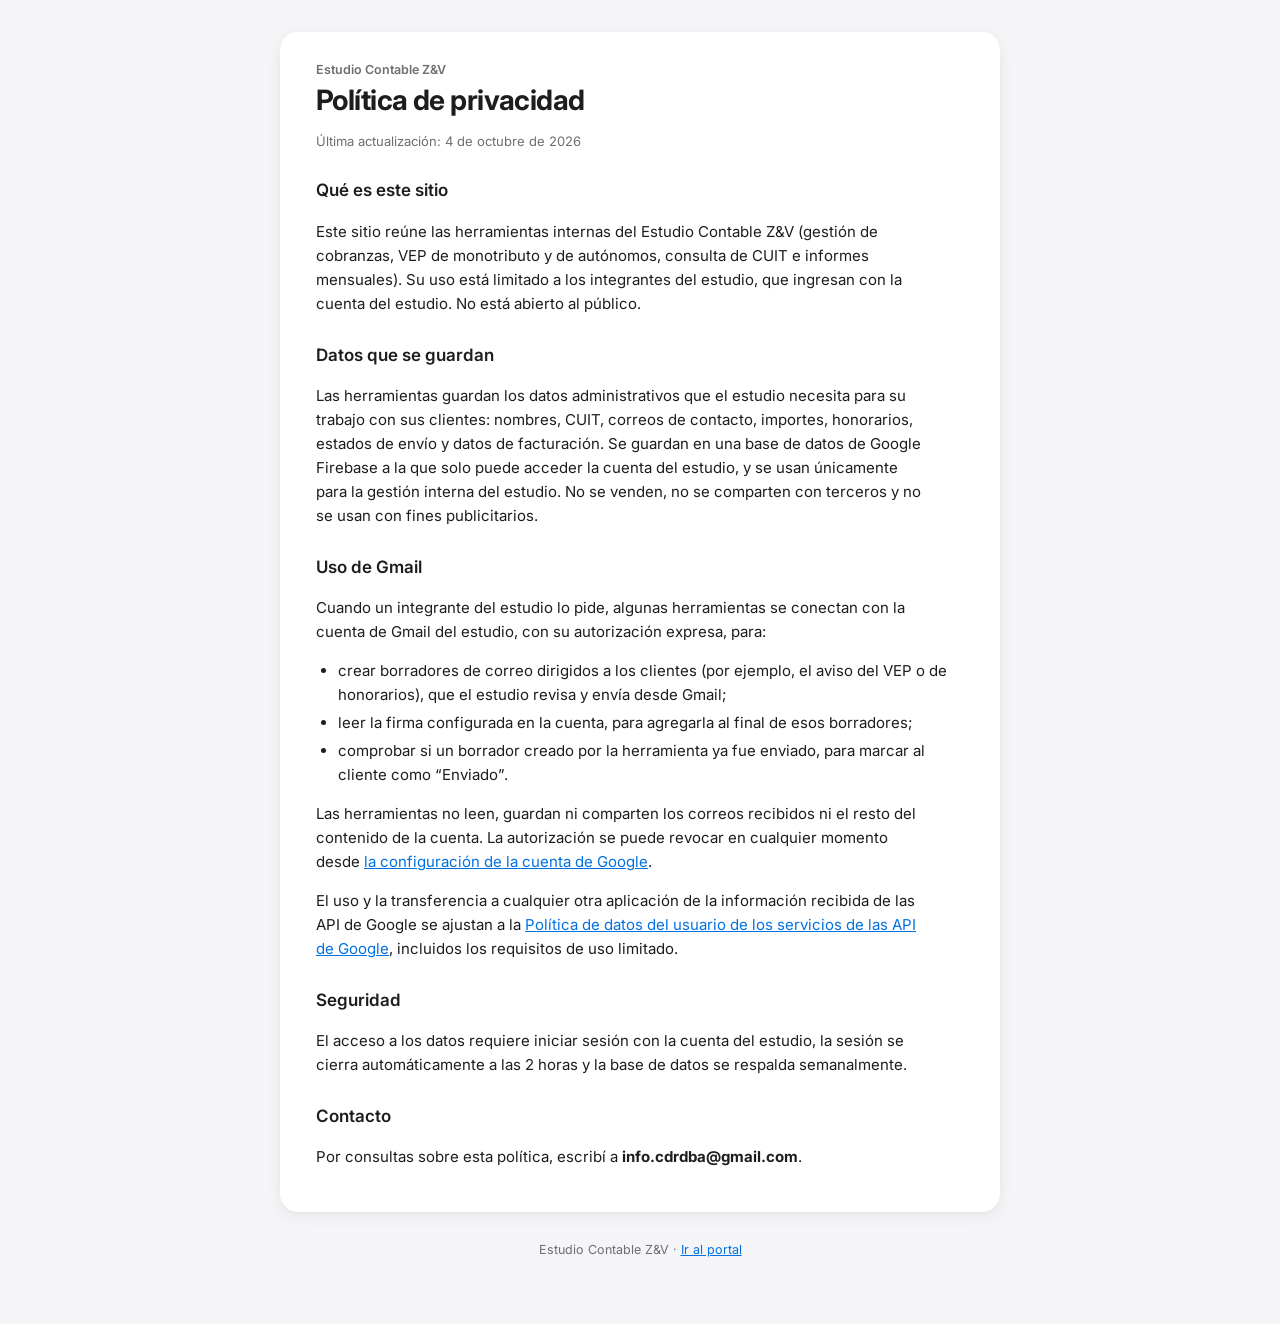
<file: privacidad.html>
<!doctype html>
<html lang="es">
<head>
<meta charset="utf-8">
<meta name="viewport" content="width=device-width, initial-scale=1, viewport-fit=cover">
<title>Política de privacidad — Estudio Contable Z&amp;V</title>
<link rel="icon" type="image/png" href="favicon.png">
<link rel="stylesheet" href="https://fonts.googleapis.com/css2?family=Inter:wght@400;500;600;700&display=swap">
<style>
  :root {
    --bg: #f5f5f7; --surface: #ffffff; --text: #1d1d1f; --text-muted: #6e6e73; --accent: #0071e3;
    --shadow: 0 1px 2px rgba(0, 0, 0, 0.04), 0 4px 16px rgba(0, 0, 0, 0.06);
    color-scheme: light;
  }
  @media (prefers-color-scheme: dark) {
    :root:not([data-theme="light"]) { --bg: #000000; --surface: #1d1d1f; --text: #f5f5f7; --text-muted: #86868b; --accent: #2997ff; --shadow: 0 1px 2px rgba(0,0,0,.5), 0 4px 20px rgba(0,0,0,.45); color-scheme: dark; }
  }
  :root[data-theme="dark"] { --bg: #000000; --surface: #1d1d1f; --text: #f5f5f7; --text-muted: #86868b; --accent: #2997ff; --shadow: 0 1px 2px rgba(0,0,0,.5), 0 4px 20px rgba(0,0,0,.45); color-scheme: dark; }
  * { box-sizing: border-box; }
  body { margin: 0; background: var(--bg); color: var(--text); font-family: -apple-system, BlinkMacSystemFont, "Inter", "Segoe UI", system-ui, sans-serif; font-size: 15px; line-height: 1.6; padding-inline: 16px; padding-block: 32px 64px; }
  main { max-width: 720px; margin: 0 auto; background: var(--surface); border-radius: 18px; box-shadow: var(--shadow); padding: 28px clamp(18px, 4vw, 36px); }
  .eyebrow { font-size: 12.5px; font-weight: 600; color: var(--text-muted); }
  h1 { font-size: 28px; font-weight: 700; letter-spacing: -0.02em; line-height: 1.2; margin: 4px 0 6px; text-wrap: balance; }
  h2 { font-size: 17px; font-weight: 600; margin: 26px 0 6px; }
  p, li { color: var(--text); max-width: 68ch; }
  .muted { color: var(--text-muted); font-size: 13px; }
  ul { padding-left: 22px; }
  li + li { margin-top: 4px; }
  a { color: var(--accent); }
  footer { text-align: center; color: var(--text-muted); font-size: 12.5px; margin-top: 28px; }
</style>
</head>
<body>
<main>
  <div class="eyebrow">Estudio Contable Z&amp;V</div>
  <h1>Política de privacidad</h1>
  <p class="muted">Última actualización: 4 de octubre de 2026</p>

  <h2>Qué es este sitio</h2>
  <p>Este sitio reúne las herramientas internas del Estudio Contable Z&amp;V (gestión de cobranzas, VEP de monotributo y de autónomos, consulta de CUIT e informes mensuales). Su uso está limitado a los integrantes del estudio, que ingresan con la cuenta del estudio. No está abierto al público.</p>

  <h2>Datos que se guardan</h2>
  <p>Las herramientas guardan los datos administrativos que el estudio necesita para su trabajo con sus clientes: nombres, CUIT, correos de contacto, importes, honorarios, estados de envío y datos de facturación. Se guardan en una base de datos de Google Firebase a la que solo puede acceder la cuenta del estudio, y se usan únicamente para la gestión interna del estudio. No se venden, no se comparten con terceros y no se usan con fines publicitarios.</p>

  <h2>Uso de Gmail</h2>
  <p>Cuando un integrante del estudio lo pide, algunas herramientas se conectan con la cuenta de Gmail del estudio, con su autorización expresa, para:</p>
  <ul>
    <li>crear borradores de correo dirigidos a los clientes (por ejemplo, el aviso del VEP o de honorarios), que el estudio revisa y envía desde Gmail;</li>
    <li>leer la firma configurada en la cuenta, para agregarla al final de esos borradores;</li>
    <li>comprobar si un borrador creado por la herramienta ya fue enviado, para marcar al cliente como “Enviado”.</li>
  </ul>
  <p>Las herramientas no leen, guardan ni comparten los correos recibidos ni el resto del contenido de la cuenta. La autorización se puede revocar en cualquier momento desde <a href="https://myaccount.google.com/permissions" rel="noopener">la configuración de la cuenta de Google</a>.</p>
  <p>El uso y la transferencia a cualquier otra aplicación de la información recibida de las API de Google se ajustan a la <a href="https://developers.google.com/terms/api-services-user-data-policy" rel="noopener">Política de datos del usuario de los servicios de las API de Google</a>, incluidos los requisitos de uso limitado.</p>

  <h2>Seguridad</h2>
  <p>El acceso a los datos requiere iniciar sesión con la cuenta del estudio, la sesión se cierra automáticamente a las 2 horas y la base de datos se respalda semanalmente.</p>

  <h2>Contacto</h2>
  <p>Por consultas sobre esta política, escribí a <strong>info.cdrdba@gmail.com</strong>.</p>
</main>
<footer>Estudio Contable Z&amp;V · <a href="./">Ir al portal</a></footer>
</body>
</html>
</file>
